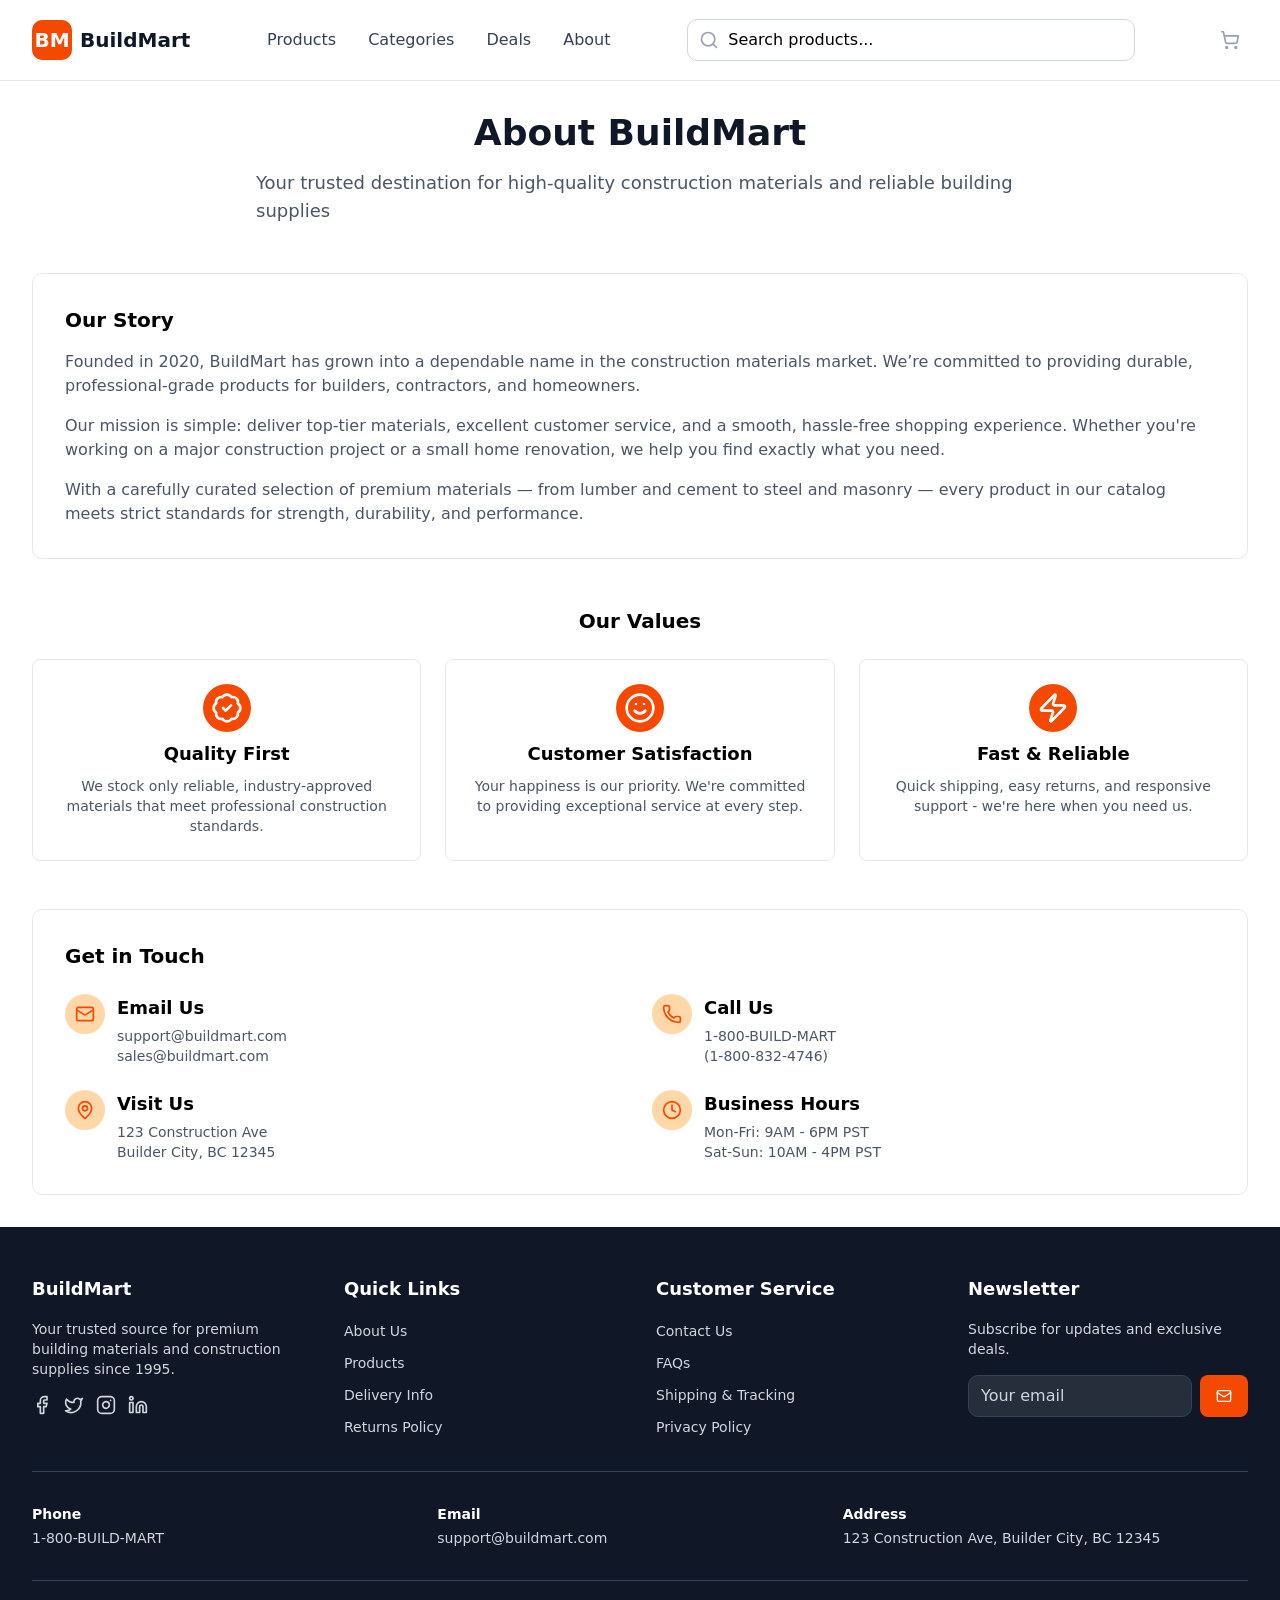
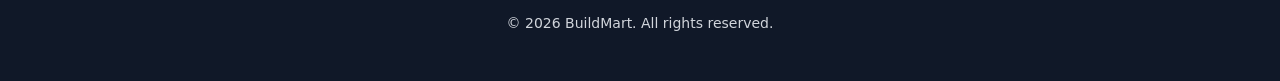
<file: pages/about.html>
<!DOCTYPE html>
<html lang="en">
<head>
    <meta charset="UTF-8">
    <meta name="viewport" content="width=device-width, initial-scale=1.0">
    <title>E-commerce Website Design</title>
    <link rel="stylesheet" href="../style.css">
</head>
<body>
<div class="min-h-screen flex flex-col">
    <header class="sticky top-0 z-100  border-b border-[#E5E7EB] bg-white">
        <div class="max-w-7xl mx-auto px-4 md:px-6 lg:px-8">
            <div class="flex items-center justify-between h-16 md:h-20 gap-4">
                <a class="flex items-center flex-shrink-0 gap-2" href="index.html">
                    <div class="flex items-center justify-center size-10 rounded-[10px] bg-[#F54900]">
                        <span class="text-white font-bold text-xl ">BM</span>
                    </div>
                    <span class="hidden lg:block text-xl font-bold text-[#101828]">BuildMart</span>
                </a>
                <nav class="hidden md:flex items-center gap-8 ">
                    <a class="text-[#364153] hover:text-[#F54900] transition-colors" href="index.html">Products</a>
                    <a class="text-[#364153] hover:text-[#F54900] transition-colors" href="categories.html">Categories</a>
                    <a class="text-[#364153] hover:text-[#F54900] transition-colors" href="deals.html">Deals</a>
                    <a class="text-[#364153] hover:text-[#F54900] transition-colors" href="about.html">About</a>
                </nav>
                <div class="hidden md:flex flex-1 items-center max-w-md">
                    <div class="relative w-full">
                        <svg xmlns="http://www.w3.org/2000/svg" width="24" height="24" viewBox="0 0 24 24" fill="none" stroke="currentColor" stroke-width="2" stroke-linecap="round" stroke-linejoin="round" class="size-5 text-[#99A1AF] absolute left-3 top-1/2 -translate-y-1/2">
                            <path d="m21 21-4.34-4.34"/><circle cx="11" cy="11" r="8"/>
                        </svg>
                        <input type="text" placeholder="Search products..." class="w-full pl-10 py-2 pr-4 border border-[#D1D5DC] rounded-[10px] focus:outline-none  focus:ring-2 focus:ring-[#F54900] focus:border-transparent">
                    </div>
                </div>
                <div class="flex items-center flex-shrink-0 gap-3">
                    <button id="search-btn" class="p-2 text-[#99A1AF] hover:text-[#F54900] transition-colors md:hidden">
                        <svg xmlns="http://www.w3.org/2000/svg" width="24" height="24" viewBox="0 0 24 24" fill="none" stroke="currentColor" stroke-width="2" stroke-linecap="round" stroke-linejoin="round" class="size-5 ">
                            <path d="m21 21-4.34-4.34"/><circle cx="11" cy="11" r="8"/>
                        </svg>
                    </button>
                    <a class="relative p-2 text-[#99A1AF] hover:text-[#F54900] transition-colors" href="cart.html">
                        <svg xmlns="http://www.w3.org/2000/svg" width="24" height="24" viewBox="0 0 24 24" fill="none" stroke="currentColor" stroke-width="2" stroke-linecap="round" stroke-linejoin="round" class="size-5 "><circle cx="8" cy="21" r="1"/><circle cx="19" cy="21" r="1"/>
                            <path d="M2.05 2.05h2l2.66 12.42a2 2 0 0 0 2 1.58h9.78a2 2 0 0 0 1.95-1.57l1.65-7.43H5.12"/>
                        </svg>
                        <span id="cart-quantity-text" style="display: none" class="absolute flex items-center justify-center -top-1 -right-1 bg-[#F54900] text-white text-xs size-5 rounded-full">
                    0
                    </span>
                    </a>
                    <button id="burger-btn" class="p-2 text-[#99A1AF] hover:text-[#F54900] transition-colors md:hidden">
                        <svg xmlns="http://www.w3.org/2000/svg" width="24" height="24" viewBox="0 0 24 24" fill="none" stroke="currentColor" stroke-width="2" stroke-linecap="round" stroke-linejoin="round" class="size-5 "><path d="M4 5h16"/>
                            <path d="M4 12h16"/><path d="M4 19h16"/>
                        </svg>
                    </button>
                </div>
            </div>
        </div>
    </header>
    <div id="mobile-search" class="hidden border-b border-[#E5E7EB] bg-white px-4 py-3">
        <input type="text" placeholder="Search products..."
               class="w-full py-2 px-4 border border-[#D1D5DC] rounded-[10px] focus:outline-none focus:ring-2 focus:ring-[#F54900]">
    </div>
    <div id="mobile-menu" class="hidden bg-white border-b border-[#E5E7EB] px-4 py-4">
        <nav class="flex flex-col gap-4 text-lg">
            <a class="text-[#364153] hover:text-[#F54900]" href="index.html">Products</a>
            <a class="text-[#364153] hover:text-[#F54900]" href="categories.html">Categories</a>
            <a class="text-[#364153] hover:text-[#F54900]" href="deals.html">Deals</a>
            <a class="text-[#364153] hover:text-[#F54900]" href="about.html">About</a>
        </nav>
    </div>
    <main class="flex-1 bg-white text-[#4A5565]">
        <div class="min-h-screen max-w-7xl mx-auto px-4 md:px-6 lg:px-8 py-8">
            <div class="flex flex-col gap-4 items-center mb-12">
                <h1 class="text-4xl font-bold text-[#101828]">About BuildMart</h1>
                <p class="text-lg max-w-3xl mx-auto">Your trusted destination for high‑quality construction materials and reliable building supplies</p>
            </div>
            <div class="flex flex-col gap-4 bg-white p-8 border border-[#E5E7EB] rounded-[10px] mb-12">
                <h2 class="text-black font-bold text-xl">Our Story</h2>
                <p>Founded in 2020, BuildMart has grown into a dependable name in the construction materials market. We’re committed to providing durable, professional‑grade products for builders, contractors, and homeowners.</p>
                <p>Our mission is simple: deliver top‑tier materials, excellent customer service, and a smooth, hassle‑free shopping experience. Whether you're working on a major construction project or a small home renovation, we help you find exactly what you need.</p>
                <p>With a carefully curated selection of premium materials — from lumber and cement to steel and masonry — every product in our catalog meets strict standards for strength, durability, and performance.</p>
            </div>
            <div class="mb-12">
                <h2 class="mb-6 text-center text-black font-bold text-xl">Our Values</h2>
                <div class="grid grid-cols-1 md:grid-cols-3 gap-6">
                    <div class="flex flex-col gap-2 items-center rounded-lg border border-[#E5E7EB] bg-white p-6">
                        <div class="flex items-center justify-center h-12 w-12 rounded-full bg-[#F54900]">
                            <svg xmlns="http://www.w3.org/2000/svg" width="24" height="24" viewBox="0 0 24 24" fill="none" stroke="currentColor" stroke-width="2" stroke-linecap="round" stroke-linejoin="round" class="text-white size-8"><path d="M3.85 8.62a4 4 0 0 1 4.78-4.77 4 4 0 0 1 6.74 0 4 4 0 0 1 4.78 4.78 4 4 0 0 1 0 6.74 4 4 0 0 1-4.77 4.78 4 4 0 0 1-6.75 0 4 4 0 0 1-4.78-4.77 4 4 0 0 1 0-6.76Z"/>
                                <path d="m9 12 2 2 4-4"/>
                            </svg>
                        </div>
                        <h3 class="text-black font-bold text-lg">Quality First</h3>
                        <p class="text-center text-sm">We stock only reliable, industry‑approved materials that meet professional construction standards.</p>
                    </div>
                    <div class="flex flex-col gap-2 items-center rounded-lg border border-[#E5E7EB] bg-white p-6">
                        <div class="flex items-center justify-center h-12 w-12 rounded-full bg-[#F54900]">
                            <svg xmlns="http://www.w3.org/2000/svg" width="24" height="24" viewBox="0 0 24 24" fill="none" stroke="currentColor" stroke-width="2" stroke-linecap="round" stroke-linejoin="round" class="text-white size-8"><circle cx="12" cy="12" r="10"/>
                                <path d="M8 14s1.5 2 4 2 4-2 4-2"/><line x1="9" x2="9.01" y1="9" y2="9"/><line x1="15" x2="15.01" y1="9" y2="9"/>
                            </svg>
                        </div>
                        <h3 class="text-black font-bold text-lg">Customer Satisfaction</h3>
                        <p class="text-center text-sm">Your happiness is our priority. We're committed to providing exceptional service at every step.</p>
                    </div>
                    <div class="flex flex-col gap-2 items-center rounded-lg border border-[#E5E7EB] bg-white p-6">
                        <div class="flex items-center justify-center h-12 w-12 rounded-full bg-[#F54900]">
                            <svg xmlns="http://www.w3.org/2000/svg" width="24" height="24" viewBox="0 0 24 24" fill="none" stroke="currentColor" stroke-width="2" stroke-linecap="round" stroke-linejoin="round" class="text-white size-8">
                                <path d="M4 14a1 1 0 0 1-.78-1.63l9.9-10.2a.5.5 0 0 1 .86.46l-1.92 6.02A1 1 0 0 0 13 10h7a1 1 0 0 1 .78 1.63l-9.9 10.2a.5.5 0 0 1-.86-.46l1.92-6.02A1 1 0 0 0 11 14z"/>
                            </svg>
                        </div>
                        <h3 class="text-black font-bold text-lg">Fast & Reliable</h3>
                        <p class="text-center text-sm">Quick shipping, easy returns, and responsive support - we're here when you need us.</p>
                    </div>
                </div>
            </div>
            <div class="flex flex-col gap-6 bg-white p-8 border border-[#E5E7EB] rounded-[10px]">
                <h2 class="text-black font-bold text-xl">Get in Touch</h2>
                <div class="grid grid-cols-1 md:grid-cols-2 gap-6">
                    <div class="flex items-start gap-3">
                        <div class="flex items-center justify-center h-10 w-10 rounded-full bg-orange-200">
                            <svg xmlns="http://www.w3.org/2000/svg" width="24" height="24" viewBox="0 0 24 24" fill="none" stroke="currentColor" stroke-width="2" stroke-linecap="round" stroke-linejoin="round" class="text-[#F54900] size-5">
                                <path d="m22 7-8.991 5.727a2 2 0 0 1-2.009 0L2 7"/><rect x="2" y="4" width="20" height="16" rx="2"/>
                            </svg>
                        </div>
                        <div>
                            <h3 class="text-black text-lg font-semibold mb-1">Email Us</h3>
                            <p class="text-sm">support@buildmart.com</p>
                            <p class="text-sm">sales@buildmart.com</p>
                        </div>
                    </div>
                    <div class="flex items-start gap-3">
                        <div class="flex items-center justify-center h-10 w-10 rounded-full bg-orange-200">
                            <svg xmlns="http://www.w3.org/2000/svg" width="24" height="24" viewBox="0 0 24 24" fill="none" stroke="currentColor" stroke-width="2" stroke-linecap="round" stroke-linejoin="round" class="text-[#F54900] size-5">
                                <path d="M13.832 16.568a1 1 0 0 0 1.213-.303l.355-.465A2 2 0 0 1 17 15h3a2 2 0 0 1 2 2v3a2 2 0 0 1-2 2A18 18 0 0 1 2 4a2 2 0 0 1 2-2h3a2 2 0 0 1 2 2v3a2 2 0 0 1-.8 1.6l-.468.351a1 1 0 0 0-.292 1.233 14 14 0 0 0 6.392 6.384"/>
                            </svg>
                        </div>
                        <div>
                            <h3 class="text-black text-lg font-semibold mb-1">Call Us</h3>
                            <p class="text-sm">1-800-BUILD-MART</p>
                            <p class="text-sm">(1-800-832-4746)</p>
                        </div>
                    </div>
                    <div class="flex items-start gap-3">
                        <div class="flex items-center justify-center h-10 w-10 rounded-full bg-orange-200">
                            <svg xmlns="http://www.w3.org/2000/svg" width="24" height="24" viewBox="0 0 24 24" fill="none" stroke="currentColor" stroke-width="2" stroke-linecap="round" stroke-linejoin="round" class="text-[#F54900] size-5">
                                <path d="M20 10c0 4.993-5.539 10.193-7.399 11.799a1 1 0 0 1-1.202 0C9.539 20.193 4 14.993 4 10a8 8 0 0 1 16 0"/><circle cx="12" cy="10" r="3"/>
                            </svg>
                        </div>
                        <div>
                            <h3 class="text-black text-lg font-semibold mb-1">Visit Us</h3>
                            <p class="text-sm">123 Construction Ave</p>
                            <p class="text-sm">Builder City, BC 12345</p>
                        </div>
                    </div>
                    <div class="flex items-start gap-3">
                        <div class="flex items-center justify-center h-10 w-10 rounded-full bg-orange-200">
                            <svg xmlns="http://www.w3.org/2000/svg" width="24" height="24" viewBox="0 0 24 24" fill="none" stroke="currentColor" stroke-width="2" stroke-linecap="round" stroke-linejoin="round" class="text-[#F54900] size-5"><circle cx="12" cy="12" r="10"/>
                                <path d="M12 6v6l4 2"/>
                            </svg>
                        </div>
                        <div>
                            <h3 class="text-black text-lg font-semibold mb-1">Business Hours</h3>
                            <p class="text-sm">Mon-Fri: 9AM - 6PM PST</p>
                            <p class="text-sm">Sat-Sun: 10AM - 4PM PST</p>
                        </div>
                    </div>
                </div>
            </div>
        </div>
    </main>
    <footer class="bg-[#101828] text-[#D1D5DC] mt-auto w-full">
        <div class="flex flex-col max-w-7xl mx-auto  px-6 lg:px-8 py-12 gap-8">
            <div class="grid grid-cols-1 md:grid-cols-2 lg:grid-cols-4 gap-8 ">
                <div class="flex flex-col gap-4">
                    <h3 class="text-white font-bold text-lg">BuildMart</h3>
                    <p class="text-sm">Your trusted source for premium building materials and construction supplies since 1995.</p>
                    <div class="flex gap-3">
                        <a class="hover:text-[#F54900] transition" href="#">
                            <svg xmlns="http://www.w3.org/2000/svg" width="24" height="24" viewBox="0 0 24 24" fill="none" stroke="currentColor" stroke-width="2" stroke-linecap="round" stroke-linejoin="round" class="size-5">
                                <path d="M18 2h-3a5 5 0 0 0-5 5v3H7v4h3v8h4v-8h3l1-4h-4V7a1 1 0 0 1 1-1h3z"/>
                            </svg>
                        </a>
                        <a class="hover:text-[#F54900] transition" href="#">
                            <svg xmlns="http://www.w3.org/2000/svg" width="24" height="24" viewBox="0 0 24 24" fill="none" stroke="currentColor" stroke-width="2" stroke-linecap="round" stroke-linejoin="round" class="size-5">
                                <path d="M22 4s-.7 2.1-2 3.4c1.6 10-9.4 17.3-18 11.6 2.2.1 4.4-.6 6-2C3 15.5.5 9.6 3 5c2.2 2.6 5.6 4.1 9 4-.9-4.2 4-6.6 7-3.8 1.1 0 3-1.2 3-1.2z"/>
                            </svg>
                        </a>
                        <a class="hover:text-[#F54900] transition" href="#">
                            <svg xmlns="http://www.w3.org/2000/svg" width="24" height="24" viewBox="0 0 24 24" fill="none" stroke="currentColor" stroke-width="2" stroke-linecap="round" stroke-linejoin="round" class="size-5"><rect width="20" height="20" x="2" y="2" rx="5" ry="5"/>
                                <path d="M16 11.37A4 4 0 1 1 12.63 8 4 4 0 0 1 16 11.37z"/><line x1="17.5" x2="17.51" y1="6.5" y2="6.5"/>
                            </svg>
                        </a>
                        <a class="hover:text-[#F54900] transition" href="#">
                            <svg xmlns="http://www.w3.org/2000/svg" width="24" height="24" viewBox="0 0 24 24" fill="none" stroke="currentColor" stroke-width="2" stroke-linecap="round" stroke-linejoin="round" class="size-5">
                                <path d="M16 8a6 6 0 0 1 6 6v7h-4v-7a2 2 0 0 0-2-2 2 2 0 0 0-2 2v7h-4v-7a6 6 0 0 1 6-6z"/><rect width="4" height="12" x="2" y="9"/><circle cx="4" cy="4" r="2"/>
                            </svg>
                        </a>
                    </div>
                </div>
                <div class="flex flex-col gap-4">
                    <h3 class="text-white font-bold text-lg">Quick Links</h3>
                    <ul class="space-y-2">
                        <li>
                            <a href="#" class="hover:text-[#F54900] transition text-sm">About Us</a>
                        </li>
                        <li>
                            <a href="#" class="hover:text-[#F54900] transition text-sm">Products</a>
                        </li>
                        <li>
                            <a href="#" class="hover:text-[#F54900] transition text-sm">Delivery Info</a>
                        </li>
                        <li>
                            <a href="#" class="hover:text-[#F54900] transition text-sm">Returns Policy</a>
                        </li>
                    </ul>
                </div>
                <div class="flex flex-col gap-4">
                    <h3 class="text-white font-bold text-lg">Customer Service</h3>
                    <ul class="space-y-2">
                        <li>
                            <a href="#" class="hover:text-[#F54900] transition text-sm">Contact Us</a>
                        </li>
                        <li>
                            <a href="#" class="hover:text-[#F54900] transition text-sm">FAQs</a>
                        </li>
                        <li>
                            <a href="#" class="hover:text-[#F54900] transition text-sm">Shipping & Tracking</a>
                        </li>
                        <li>
                            <a href="#" class="hover:text-[#F54900] transition text-sm">Privacy Policy</a>
                        </li>
                    </ul>
                </div>
                <div class="flex flex-col gap-4">
                    <h3 class="text-white font-bold text-lg">Newsletter</h3>
                    <p class="text-sm">Subscribe for updates and exclusive deals.</p>
                    <div class="flex gap-2">
                        <input type="email" placeholder="Your email" class="flex-1 min-w-0 px-3 py-2 bg-[#262e3b] border border-[#364153] rounded-[10px] focus:outline-none  focus:ring-2 focus:ring-[#F54900] focus:border-transparent">
                        <button class="px-4 py-2 bg-[#F54900] hover:bg-[#b53600] text-white rounded-lg transition">
                            <svg xmlns="http://www.w3.org/2000/svg" width="24" height="24" viewBox="0 0 24 24" fill="none" stroke="currentColor" stroke-width="2" stroke-linecap="round" stroke-linejoin="round" class="size-4">
                                <path d="m22 7-8.991 5.727a2 2 0 0 1-2.009 0L2 7"/><rect x="2" y="4" width="20" height="16" rx="2"/>
                            </svg>
                        </button>
                    </div>
                </div>
            </div>
            <div class="pt-8 border-t border-[#364153]">
                <div class="grid grid-cols-1 md:grid-cols-3">
                    <div class="flex flex-col gap-1">
                        <p class="text-white font-semibold text-sm">Phone</p>
                        <p class="text-sm">1-800-BUILD-MART</p>
                    </div>
                    <div class="flex flex-col gap-1">
                        <p class="text-white font-semibold text-sm">Email</p>
                        <p class="text-sm">support@buildmart.com</p>
                    </div>
                    <div class="flex flex-col gap-1">
                        <p class="text-white font-semibold text-sm">Address</p>
                        <p class="text-sm">123 Construction Ave, Builder City, BC 12345</p>
                    </div>
                </div>
            </div>
            <div class="border-t border-[#364153] pt-8 text-sm text-center">
                <p>© 2026 BuildMart. All rights reserved.</p>
            </div>
        </div>
    </footer>
</div>
<script type="module" src="../scripts/aboutPage.js"></script>
</body>
</html>
</file>
<file: style.css>
/*! tailwindcss v4.2.1 | MIT License | https://tailwindcss.com */
@layer properties;
@layer theme, base, components, utilities;
@layer theme {
  :root, :host {
    --font-sans: ui-sans-serif, system-ui, sans-serif, "Apple Color Emoji",
      "Segoe UI Emoji", "Segoe UI Symbol", "Noto Color Emoji";
    --font-mono: ui-monospace, SFMono-Regular, Menlo, Monaco, Consolas, "Liberation Mono",
      "Courier New", monospace;
    --color-red-700: oklch(50.5% 0.213 27.518);
    --color-orange-200: oklch(90.1% 0.076 70.697);
    --color-orange-500: oklch(70.5% 0.213 47.604);
    --color-orange-600: oklch(64.6% 0.222 41.116);
    --color-orange-700: oklch(55.3% 0.195 38.402);
    --color-gray-100: oklch(96.7% 0.003 264.542);
    --color-gray-200: oklch(92.8% 0.006 264.531);
    --color-gray-900: oklch(21% 0.034 264.665);
    --color-black: #000;
    --color-white: #fff;
    --spacing: 0.25rem;
    --container-md: 28rem;
    --container-3xl: 48rem;
    --container-7xl: 80rem;
    --text-xs: 0.75rem;
    --text-xs--line-height: calc(1 / 0.75);
    --text-sm: 0.875rem;
    --text-sm--line-height: calc(1.25 / 0.875);
    --text-base: 1rem;
    --text-base--line-height: calc(1.5 / 1);
    --text-lg: 1.125rem;
    --text-lg--line-height: calc(1.75 / 1.125);
    --text-xl: 1.25rem;
    --text-xl--line-height: calc(1.75 / 1.25);
    --text-2xl: 1.5rem;
    --text-2xl--line-height: calc(2 / 1.5);
    --text-3xl: 1.875rem;
    --text-3xl--line-height: calc(2.25 / 1.875);
    --text-4xl: 2.25rem;
    --text-4xl--line-height: calc(2.5 / 2.25);
    --font-weight-medium: 500;
    --font-weight-semibold: 600;
    --font-weight-bold: 700;
    --tracking-wide: 0.025em;
    --leading-relaxed: 1.625;
    --radius-lg: 0.5rem;
    --radius-xl: 0.75rem;
    --aspect-video: 16 / 9;
    --default-transition-duration: 150ms;
    --default-transition-timing-function: cubic-bezier(0.4, 0, 0.2, 1);
    --default-font-family: var(--font-sans);
    --default-mono-font-family: var(--font-mono);
  }
}
@layer base {
  *, ::after, ::before, ::backdrop, ::file-selector-button {
    box-sizing: border-box;
    margin: 0;
    padding: 0;
    border: 0 solid;
  }
  html, :host {
    line-height: 1.5;
    -webkit-text-size-adjust: 100%;
    tab-size: 4;
    font-family: var(--default-font-family, ui-sans-serif, system-ui, sans-serif, "Apple Color Emoji", "Segoe UI Emoji", "Segoe UI Symbol", "Noto Color Emoji");
    font-feature-settings: var(--default-font-feature-settings, normal);
    font-variation-settings: var(--default-font-variation-settings, normal);
    -webkit-tap-highlight-color: transparent;
  }
  hr {
    height: 0;
    color: inherit;
    border-top-width: 1px;
  }
  abbr:where([title]) {
    -webkit-text-decoration: underline dotted;
    text-decoration: underline dotted;
  }
  h1, h2, h3, h4, h5, h6 {
    font-size: inherit;
    font-weight: inherit;
  }
  a {
    color: inherit;
    -webkit-text-decoration: inherit;
    text-decoration: inherit;
  }
  b, strong {
    font-weight: bolder;
  }
  code, kbd, samp, pre {
    font-family: var(--default-mono-font-family, ui-monospace, SFMono-Regular, Menlo, Monaco, Consolas, "Liberation Mono", "Courier New", monospace);
    font-feature-settings: var(--default-mono-font-feature-settings, normal);
    font-variation-settings: var(--default-mono-font-variation-settings, normal);
    font-size: 1em;
  }
  small {
    font-size: 80%;
  }
  sub, sup {
    font-size: 75%;
    line-height: 0;
    position: relative;
    vertical-align: baseline;
  }
  sub {
    bottom: -0.25em;
  }
  sup {
    top: -0.5em;
  }
  table {
    text-indent: 0;
    border-color: inherit;
    border-collapse: collapse;
  }
  :-moz-focusring {
    outline: auto;
  }
  progress {
    vertical-align: baseline;
  }
  summary {
    display: list-item;
  }
  ol, ul, menu {
    list-style: none;
  }
  img, svg, video, canvas, audio, iframe, embed, object {
    display: block;
    vertical-align: middle;
  }
  img, video {
    max-width: 100%;
    height: auto;
  }
  button, input, select, optgroup, textarea, ::file-selector-button {
    font: inherit;
    font-feature-settings: inherit;
    font-variation-settings: inherit;
    letter-spacing: inherit;
    color: inherit;
    border-radius: 0;
    background-color: transparent;
    opacity: 1;
  }
  :where(select:is([multiple], [size])) optgroup {
    font-weight: bolder;
  }
  :where(select:is([multiple], [size])) optgroup option {
    padding-inline-start: 20px;
  }
  ::file-selector-button {
    margin-inline-end: 4px;
  }
  ::placeholder {
    opacity: 1;
  }
  @supports (not (-webkit-appearance: -apple-pay-button))  or (contain-intrinsic-size: 1px) {
    ::placeholder {
      color: currentcolor;
      @supports (color: color-mix(in lab, red, red)) {
        color: color-mix(in oklab, currentcolor 50%, transparent);
      }
    }
  }
  textarea {
    resize: vertical;
  }
  ::-webkit-search-decoration {
    -webkit-appearance: none;
  }
  ::-webkit-date-and-time-value {
    min-height: 1lh;
    text-align: inherit;
  }
  ::-webkit-datetime-edit {
    display: inline-flex;
  }
  ::-webkit-datetime-edit-fields-wrapper {
    padding: 0;
  }
  ::-webkit-datetime-edit, ::-webkit-datetime-edit-year-field, ::-webkit-datetime-edit-month-field, ::-webkit-datetime-edit-day-field, ::-webkit-datetime-edit-hour-field, ::-webkit-datetime-edit-minute-field, ::-webkit-datetime-edit-second-field, ::-webkit-datetime-edit-millisecond-field, ::-webkit-datetime-edit-meridiem-field {
    padding-block: 0;
  }
  ::-webkit-calendar-picker-indicator {
    line-height: 1;
  }
  :-moz-ui-invalid {
    box-shadow: none;
  }
  button, input:where([type="button"], [type="reset"], [type="submit"]), ::file-selector-button {
    appearance: button;
  }
  ::-webkit-inner-spin-button, ::-webkit-outer-spin-button {
    height: auto;
  }
  [hidden]:where(:not([hidden="until-found"])) {
    display: none !important;
  }
}
@layer utilities {
  .absolute {
    position: absolute;
  }
  .relative {
    position: relative;
  }
  .sticky {
    position: sticky;
  }
  .inset-0 {
    inset: calc(var(--spacing) * 0);
  }
  .-top-1 {
    top: calc(var(--spacing) * -1);
  }
  .-top-2 {
    top: calc(var(--spacing) * -2);
  }
  .top-0 {
    top: calc(var(--spacing) * 0);
  }
  .top-1\/2 {
    top: calc(1 / 2 * 100%);
  }
  .-right-1 {
    right: calc(var(--spacing) * -1);
  }
  .-right-2 {
    right: calc(var(--spacing) * -2);
  }
  .right-4 {
    right: calc(var(--spacing) * 4);
  }
  .left-3 {
    left: calc(var(--spacing) * 3);
  }
  .left-4 {
    left: calc(var(--spacing) * 4);
  }
  .z-50 {
    z-index: 50;
  }
  .z-100 {
    z-index: 100;
  }
  .container {
    width: 100%;
    @media (width >= 40rem) {
      max-width: 40rem;
    }
    @media (width >= 48rem) {
      max-width: 48rem;
    }
    @media (width >= 64rem) {
      max-width: 64rem;
    }
    @media (width >= 80rem) {
      max-width: 80rem;
    }
    @media (width >= 96rem) {
      max-width: 96rem;
    }
  }
  .mx-1 {
    margin-inline: calc(var(--spacing) * 1);
  }
  .mx-auto {
    margin-inline: auto;
  }
  .mt-0\.5 {
    margin-top: calc(var(--spacing) * 0.5);
  }
  .mt-2 {
    margin-top: calc(var(--spacing) * 2);
  }
  .mt-4 {
    margin-top: calc(var(--spacing) * 4);
  }
  .mt-8 {
    margin-top: calc(var(--spacing) * 8);
  }
  .mt-16 {
    margin-top: calc(var(--spacing) * 16);
  }
  .mt-auto {
    margin-top: auto;
  }
  .mb-1 {
    margin-bottom: calc(var(--spacing) * 1);
  }
  .mb-2 {
    margin-bottom: calc(var(--spacing) * 2);
  }
  .mb-3 {
    margin-bottom: calc(var(--spacing) * 3);
  }
  .mb-4 {
    margin-bottom: calc(var(--spacing) * 4);
  }
  .mb-6 {
    margin-bottom: calc(var(--spacing) * 6);
  }
  .mb-8 {
    margin-bottom: calc(var(--spacing) * 8);
  }
  .mb-12 {
    margin-bottom: calc(var(--spacing) * 12);
  }
  .ml-2 {
    margin-left: calc(var(--spacing) * 2);
  }
  .block {
    display: block;
  }
  .flex {
    display: flex;
  }
  .grid {
    display: grid;
  }
  .hidden {
    display: none;
  }
  .aspect-square {
    aspect-ratio: 1 / 1;
  }
  .aspect-video {
    aspect-ratio: var(--aspect-video);
  }
  .size-3\.5 {
    width: calc(var(--spacing) * 3.5);
    height: calc(var(--spacing) * 3.5);
  }
  .size-4 {
    width: calc(var(--spacing) * 4);
    height: calc(var(--spacing) * 4);
  }
  .size-5 {
    width: calc(var(--spacing) * 5);
    height: calc(var(--spacing) * 5);
  }
  .size-6 {
    width: calc(var(--spacing) * 6);
    height: calc(var(--spacing) * 6);
  }
  .size-8 {
    width: calc(var(--spacing) * 8);
    height: calc(var(--spacing) * 8);
  }
  .size-10 {
    width: calc(var(--spacing) * 10);
    height: calc(var(--spacing) * 10);
  }
  .h-10 {
    height: calc(var(--spacing) * 10);
  }
  .h-12 {
    height: calc(var(--spacing) * 12);
  }
  .h-16 {
    height: calc(var(--spacing) * 16);
  }
  .h-full {
    height: 100%;
  }
  .min-h-screen {
    min-height: 100vh;
  }
  .w-10 {
    width: calc(var(--spacing) * 10);
  }
  .w-12 {
    width: calc(var(--spacing) * 12);
  }
  .w-20 {
    width: calc(var(--spacing) * 20);
  }
  .w-full {
    width: 100%;
  }
  .max-w-3xl {
    max-width: var(--container-3xl);
  }
  .max-w-7xl {
    max-width: var(--container-7xl);
  }
  .max-w-md {
    max-width: var(--container-md);
  }
  .min-w-0 {
    min-width: calc(var(--spacing) * 0);
  }
  .flex-1 {
    flex: 1;
  }
  .flex-shrink-0 {
    flex-shrink: 0;
  }
  .-translate-y-1\/2 {
    --tw-translate-y: calc(calc(1 / 2 * 100%) * -1);
    translate: var(--tw-translate-x) var(--tw-translate-y);
  }
  .rotate-180 {
    rotate: 180deg;
  }
  .cursor-pointer {
    cursor: pointer;
  }
  .grid-cols-1 {
    grid-template-columns: repeat(1, minmax(0, 1fr));
  }
  .grid-cols-3 {
    grid-template-columns: repeat(3, minmax(0, 1fr));
  }
  .flex-col {
    flex-direction: column;
  }
  .flex-wrap {
    flex-wrap: wrap;
  }
  .items-baseline {
    align-items: baseline;
  }
  .items-center {
    align-items: center;
  }
  .items-end {
    align-items: flex-end;
  }
  .items-start {
    align-items: flex-start;
  }
  .justify-between {
    justify-content: space-between;
  }
  .justify-center {
    justify-content: center;
  }
  .gap-0\.5 {
    gap: calc(var(--spacing) * 0.5);
  }
  .gap-1 {
    gap: calc(var(--spacing) * 1);
  }
  .gap-2 {
    gap: calc(var(--spacing) * 2);
  }
  .gap-3 {
    gap: calc(var(--spacing) * 3);
  }
  .gap-4 {
    gap: calc(var(--spacing) * 4);
  }
  .gap-6 {
    gap: calc(var(--spacing) * 6);
  }
  .gap-8 {
    gap: calc(var(--spacing) * 8);
  }
  .space-y-1 {
    :where(& > :not(:last-child)) {
      --tw-space-y-reverse: 0;
      margin-block-start: calc(calc(var(--spacing) * 1) * var(--tw-space-y-reverse));
      margin-block-end: calc(calc(var(--spacing) * 1) * calc(1 - var(--tw-space-y-reverse)));
    }
  }
  .space-y-2 {
    :where(& > :not(:last-child)) {
      --tw-space-y-reverse: 0;
      margin-block-start: calc(calc(var(--spacing) * 2) * var(--tw-space-y-reverse));
      margin-block-end: calc(calc(var(--spacing) * 2) * calc(1 - var(--tw-space-y-reverse)));
    }
  }
  .space-y-4 {
    :where(& > :not(:last-child)) {
      --tw-space-y-reverse: 0;
      margin-block-start: calc(calc(var(--spacing) * 4) * var(--tw-space-y-reverse));
      margin-block-end: calc(calc(var(--spacing) * 4) * calc(1 - var(--tw-space-y-reverse)));
    }
  }
  .gap-x-8 {
    column-gap: calc(var(--spacing) * 8);
  }
  .gap-y-4 {
    row-gap: calc(var(--spacing) * 4);
  }
  .overflow-hidden {
    overflow: hidden;
  }
  .rounded-\[4px\] {
    border-radius: 4px;
  }
  .rounded-\[10px\] {
    border-radius: 10px;
  }
  .rounded-full {
    border-radius: calc(infinity * 1px);
  }
  .rounded-lg {
    border-radius: var(--radius-lg);
  }
  .rounded-xl {
    border-radius: var(--radius-xl);
  }
  .border {
    border-style: var(--tw-border-style);
    border-width: 1px;
  }
  .border-2 {
    border-style: var(--tw-border-style);
    border-width: 2px;
  }
  .border-t {
    border-top-style: var(--tw-border-style);
    border-top-width: 1px;
  }
  .border-b {
    border-bottom-style: var(--tw-border-style);
    border-bottom-width: 1px;
  }
  .border-\[\#364153\] {
    border-color: #364153;
  }
  .border-\[\#D1D5DC\] {
    border-color: #D1D5DC;
  }
  .border-\[\#E5E7EB\] {
    border-color: #E5E7EB;
  }
  .border-\[\#F54900\] {
    border-color: #F54900;
  }
  .border-gray-200 {
    border-color: var(--color-gray-200);
  }
  .border-transparent {
    border-color: transparent;
  }
  .bg-\[\#262e3b\] {
    background-color: #262e3b;
  }
  .bg-\[\#101828\] {
    background-color: #101828;
  }
  .bg-\[\#F3F3F5\] {
    background-color: #F3F3F5;
  }
  .bg-\[\#F3F4F6\] {
    background-color: #F3F4F6;
  }
  .bg-\[\#F54900\] {
    background-color: #F54900;
  }
  .bg-gray-100 {
    background-color: var(--color-gray-100);
  }
  .bg-orange-200 {
    background-color: var(--color-orange-200);
  }
  .bg-red-700 {
    background-color: var(--color-red-700);
  }
  .bg-white {
    background-color: var(--color-white);
  }
  .bg-white\/80 {
    background-color: color-mix(in srgb, #fff 80%, transparent);
    @supports (color: color-mix(in lab, red, red)) {
      background-color: color-mix(in oklab, var(--color-white) 80%, transparent);
    }
  }
  .bg-gradient-to-t {
    --tw-gradient-position: to top in oklab;
    background-image: linear-gradient(var(--tw-gradient-stops));
  }
  .from-black\/70 {
    --tw-gradient-from: color-mix(in srgb, #000 70%, transparent);
    @supports (color: color-mix(in lab, red, red)) {
      --tw-gradient-from: color-mix(in oklab, var(--color-black) 70%, transparent);
    }
    --tw-gradient-stops: var(--tw-gradient-via-stops, var(--tw-gradient-position), var(--tw-gradient-from) var(--tw-gradient-from-position), var(--tw-gradient-to) var(--tw-gradient-to-position));
  }
  .to-transparent {
    --tw-gradient-to: transparent;
    --tw-gradient-stops: var(--tw-gradient-via-stops, var(--tw-gradient-position), var(--tw-gradient-from) var(--tw-gradient-from-position), var(--tw-gradient-to) var(--tw-gradient-to-position));
  }
  .fill-\[\#FDC700\] {
    fill: #FDC700;
  }
  .object-cover {
    object-fit: cover;
  }
  .p-2 {
    padding: calc(var(--spacing) * 2);
  }
  .p-4 {
    padding: calc(var(--spacing) * 4);
  }
  .p-6 {
    padding: calc(var(--spacing) * 6);
  }
  .p-8 {
    padding: calc(var(--spacing) * 8);
  }
  .px-3 {
    padding-inline: calc(var(--spacing) * 3);
  }
  .px-4 {
    padding-inline: calc(var(--spacing) * 4);
  }
  .px-6 {
    padding-inline: calc(var(--spacing) * 6);
  }
  .px-8 {
    padding-inline: calc(var(--spacing) * 8);
  }
  .py-1 {
    padding-block: calc(var(--spacing) * 1);
  }
  .py-2 {
    padding-block: calc(var(--spacing) * 2);
  }
  .py-3 {
    padding-block: calc(var(--spacing) * 3);
  }
  .py-4 {
    padding-block: calc(var(--spacing) * 4);
  }
  .py-8 {
    padding-block: calc(var(--spacing) * 8);
  }
  .py-12 {
    padding-block: calc(var(--spacing) * 12);
  }
  .pt-8 {
    padding-top: calc(var(--spacing) * 8);
  }
  .pr-4 {
    padding-right: calc(var(--spacing) * 4);
  }
  .pb-4 {
    padding-bottom: calc(var(--spacing) * 4);
  }
  .pb-6 {
    padding-bottom: calc(var(--spacing) * 6);
  }
  .pl-10 {
    padding-left: calc(var(--spacing) * 10);
  }
  .text-center {
    text-align: center;
  }
  .text-left {
    text-align: left;
  }
  .text-2xl {
    font-size: var(--text-2xl);
    line-height: var(--tw-leading, var(--text-2xl--line-height));
  }
  .text-3xl {
    font-size: var(--text-3xl);
    line-height: var(--tw-leading, var(--text-3xl--line-height));
  }
  .text-4xl {
    font-size: var(--text-4xl);
    line-height: var(--tw-leading, var(--text-4xl--line-height));
  }
  .text-base {
    font-size: var(--text-base);
    line-height: var(--tw-leading, var(--text-base--line-height));
  }
  .text-lg {
    font-size: var(--text-lg);
    line-height: var(--tw-leading, var(--text-lg--line-height));
  }
  .text-sm {
    font-size: var(--text-sm);
    line-height: var(--tw-leading, var(--text-sm--line-height));
  }
  .text-xl {
    font-size: var(--text-xl);
    line-height: var(--tw-leading, var(--text-xl--line-height));
  }
  .text-xs {
    font-size: var(--text-xs);
    line-height: var(--tw-leading, var(--text-xs--line-height));
  }
  .leading-relaxed {
    --tw-leading: var(--leading-relaxed);
    line-height: var(--leading-relaxed);
  }
  .font-bold {
    --tw-font-weight: var(--font-weight-bold);
    font-weight: var(--font-weight-bold);
  }
  .font-medium {
    --tw-font-weight: var(--font-weight-medium);
    font-weight: var(--font-weight-medium);
  }
  .font-semibold {
    --tw-font-weight: var(--font-weight-semibold);
    font-weight: var(--font-weight-semibold);
  }
  .tracking-wide {
    --tw-tracking: var(--tracking-wide);
    letter-spacing: var(--tracking-wide);
  }
  .text-\[\#0A0A0A\] {
    color: #0A0A0A;
  }
  .text-\[\#4A5565\] {
    color: #4A5565;
  }
  .text-\[\#6A7282\] {
    color: #6A7282;
  }
  .text-\[\#99A1AF\] {
    color: #99A1AF;
  }
  .text-\[\#101828\] {
    color: #101828;
  }
  .text-\[\#364153\] {
    color: #364153;
  }
  .text-\[\#D1D5DC\] {
    color: #D1D5DC;
  }
  .text-\[\#F54900\] {
    color: #F54900;
  }
  .text-\[\#FDC700\] {
    color: #FDC700;
  }
  .text-black {
    color: var(--color-black);
  }
  .text-current {
    color: currentcolor;
  }
  .text-white {
    color: var(--color-white);
  }
  .uppercase {
    text-transform: uppercase;
  }
  .shadow-lg {
    --tw-shadow: 0 10px 15px -3px var(--tw-shadow-color, rgb(0 0 0 / 0.1)), 0 4px 6px -4px var(--tw-shadow-color, rgb(0 0 0 / 0.1));
    box-shadow: var(--tw-inset-shadow), var(--tw-inset-ring-shadow), var(--tw-ring-offset-shadow), var(--tw-ring-shadow), var(--tw-shadow);
  }
  .transition {
    transition-property: color, background-color, border-color, outline-color, text-decoration-color, fill, stroke, --tw-gradient-from, --tw-gradient-via, --tw-gradient-to, opacity, box-shadow, transform, translate, scale, rotate, filter, -webkit-backdrop-filter, backdrop-filter, display, content-visibility, overlay, pointer-events;
    transition-timing-function: var(--tw-ease, var(--default-transition-timing-function));
    transition-duration: var(--tw-duration, var(--default-transition-duration));
  }
  .transition-all {
    transition-property: all;
    transition-timing-function: var(--tw-ease, var(--default-transition-timing-function));
    transition-duration: var(--tw-duration, var(--default-transition-duration));
  }
  .transition-colors {
    transition-property: color, background-color, border-color, outline-color, text-decoration-color, fill, stroke, --tw-gradient-from, --tw-gradient-via, --tw-gradient-to;
    transition-timing-function: var(--tw-ease, var(--default-transition-timing-function));
    transition-duration: var(--tw-duration, var(--default-transition-duration));
  }
  .transition-shadow {
    transition-property: box-shadow;
    transition-timing-function: var(--tw-ease, var(--default-transition-timing-function));
    transition-duration: var(--tw-duration, var(--default-transition-duration));
  }
  .transition-transform {
    transition-property: transform, translate, scale, rotate;
    transition-timing-function: var(--tw-ease, var(--default-transition-timing-function));
    transition-duration: var(--tw-duration, var(--default-transition-duration));
  }
  .duration-200 {
    --tw-duration: 200ms;
    transition-duration: 200ms;
  }
  .duration-300 {
    --tw-duration: 300ms;
    transition-duration: 300ms;
  }
  .outline-none {
    --tw-outline-style: none;
    outline-style: none;
  }
  .group-hover\:scale-105 {
    &:is(:where(.group):hover *) {
      @media (hover: hover) {
        --tw-scale-x: 105%;
        --tw-scale-y: 105%;
        --tw-scale-z: 105%;
        scale: var(--tw-scale-x) var(--tw-scale-y);
      }
    }
  }
  .group-hover\:text-\[\#F54900\] {
    &:is(:where(.group):hover *) {
      @media (hover: hover) {
        color: #F54900;
      }
    }
  }
  .hover\:border-\[\#b53600\] {
    &:hover {
      @media (hover: hover) {
        border-color: #b53600;
      }
    }
  }
  .hover\:bg-\[\#b53600\] {
    &:hover {
      @media (hover: hover) {
        background-color: #b53600;
      }
    }
  }
  .hover\:bg-\[\#f0f2f7\] {
    &:hover {
      @media (hover: hover) {
        background-color: #f0f2f7;
      }
    }
  }
  .hover\:bg-white {
    &:hover {
      @media (hover: hover) {
        background-color: var(--color-white);
      }
    }
  }
  .hover\:text-\[\#F54900\] {
    &:hover {
      @media (hover: hover) {
        color: #F54900;
      }
    }
  }
  .hover\:text-\[\#b53600\] {
    &:hover {
      @media (hover: hover) {
        color: #b53600;
      }
    }
  }
  .hover\:shadow-lg {
    &:hover {
      @media (hover: hover) {
        --tw-shadow: 0 10px 15px -3px var(--tw-shadow-color, rgb(0 0 0 / 0.1)), 0 4px 6px -4px var(--tw-shadow-color, rgb(0 0 0 / 0.1));
        box-shadow: var(--tw-inset-shadow), var(--tw-inset-ring-shadow), var(--tw-ring-offset-shadow), var(--tw-ring-shadow), var(--tw-shadow);
      }
    }
  }
  .focus\:border-transparent {
    &:focus {
      border-color: transparent;
    }
  }
  .focus\:ring-2 {
    &:focus {
      --tw-ring-shadow: var(--tw-ring-inset,) 0 0 0 calc(2px + var(--tw-ring-offset-width)) var(--tw-ring-color, currentcolor);
      box-shadow: var(--tw-inset-shadow), var(--tw-inset-ring-shadow), var(--tw-ring-offset-shadow), var(--tw-ring-shadow), var(--tw-shadow);
    }
  }
  .focus\:ring-\[\#F54900\] {
    &:focus {
      --tw-ring-color: #F54900;
    }
  }
  .focus\:ring-orange-500 {
    &:focus {
      --tw-ring-color: var(--color-orange-500);
    }
  }
  .focus\:outline-none {
    &:focus {
      --tw-outline-style: none;
      outline-style: none;
    }
  }
  .data-\[state\=checked\]\:flex {
    &[data-state="checked"] {
      display: flex;
    }
  }
  .data-\[state\=checked\]\:border-black {
    &[data-state="checked"] {
      border-color: var(--color-black);
    }
  }
  .data-\[state\=checked\]\:bg-black {
    &[data-state="checked"] {
      background-color: var(--color-black);
    }
  }
  .data-\[state\=checked\]\:text-white {
    &[data-state="checked"] {
      color: var(--color-white);
    }
  }
  .sm\:grid-cols-2 {
    @media (width >= 40rem) {
      grid-template-columns: repeat(2, minmax(0, 1fr));
    }
  }
  .md\:flex {
    @media (width >= 48rem) {
      display: flex;
    }
  }
  .md\:hidden {
    @media (width >= 48rem) {
      display: none;
    }
  }
  .md\:h-20 {
    @media (width >= 48rem) {
      height: calc(var(--spacing) * 20);
    }
  }
  .md\:grid-cols-2 {
    @media (width >= 48rem) {
      grid-template-columns: repeat(2, minmax(0, 1fr));
    }
  }
  .md\:grid-cols-3 {
    @media (width >= 48rem) {
      grid-template-columns: repeat(3, minmax(0, 1fr));
    }
  }
  .md\:grid-cols-4 {
    @media (width >= 48rem) {
      grid-template-columns: repeat(4, minmax(0, 1fr));
    }
  }
  .md\:flex-row {
    @media (width >= 48rem) {
      flex-direction: row;
    }
  }
  .md\:items-center {
    @media (width >= 48rem) {
      align-items: center;
    }
  }
  .md\:px-6 {
    @media (width >= 48rem) {
      padding-inline: calc(var(--spacing) * 6);
    }
  }
  .md\:text-4xl {
    @media (width >= 48rem) {
      font-size: var(--text-4xl);
      line-height: var(--tw-leading, var(--text-4xl--line-height));
    }
  }
  .lg\:block {
    @media (width >= 64rem) {
      display: block;
    }
  }
  .lg\:grid-cols-2 {
    @media (width >= 64rem) {
      grid-template-columns: repeat(2, minmax(0, 1fr));
    }
  }
  .lg\:grid-cols-3 {
    @media (width >= 64rem) {
      grid-template-columns: repeat(3, minmax(0, 1fr));
    }
  }
  .lg\:grid-cols-4 {
    @media (width >= 64rem) {
      grid-template-columns: repeat(4, minmax(0, 1fr));
    }
  }
  .lg\:gap-12 {
    @media (width >= 64rem) {
      gap: calc(var(--spacing) * 12);
    }
  }
  .lg\:px-8 {
    @media (width >= 64rem) {
      padding-inline: calc(var(--spacing) * 8);
    }
  }
}
input[type="number"]::-webkit-inner-spin-button, input[type="number"]::-webkit-outer-spin-button {
  -webkit-appearance: none;
  margin: 0;
}
@property --tw-translate-x {
  syntax: "*";
  inherits: false;
  initial-value: 0;
}
@property --tw-translate-y {
  syntax: "*";
  inherits: false;
  initial-value: 0;
}
@property --tw-translate-z {
  syntax: "*";
  inherits: false;
  initial-value: 0;
}
@property --tw-space-y-reverse {
  syntax: "*";
  inherits: false;
  initial-value: 0;
}
@property --tw-border-style {
  syntax: "*";
  inherits: false;
  initial-value: solid;
}
@property --tw-gradient-position {
  syntax: "*";
  inherits: false;
}
@property --tw-gradient-from {
  syntax: "<color>";
  inherits: false;
  initial-value: #0000;
}
@property --tw-gradient-via {
  syntax: "<color>";
  inherits: false;
  initial-value: #0000;
}
@property --tw-gradient-to {
  syntax: "<color>";
  inherits: false;
  initial-value: #0000;
}
@property --tw-gradient-stops {
  syntax: "*";
  inherits: false;
}
@property --tw-gradient-via-stops {
  syntax: "*";
  inherits: false;
}
@property --tw-gradient-from-position {
  syntax: "<length-percentage>";
  inherits: false;
  initial-value: 0%;
}
@property --tw-gradient-via-position {
  syntax: "<length-percentage>";
  inherits: false;
  initial-value: 50%;
}
@property --tw-gradient-to-position {
  syntax: "<length-percentage>";
  inherits: false;
  initial-value: 100%;
}
@property --tw-leading {
  syntax: "*";
  inherits: false;
}
@property --tw-font-weight {
  syntax: "*";
  inherits: false;
}
@property --tw-tracking {
  syntax: "*";
  inherits: false;
}
@property --tw-shadow {
  syntax: "*";
  inherits: false;
  initial-value: 0 0 #0000;
}
@property --tw-shadow-color {
  syntax: "*";
  inherits: false;
}
@property --tw-shadow-alpha {
  syntax: "<percentage>";
  inherits: false;
  initial-value: 100%;
}
@property --tw-inset-shadow {
  syntax: "*";
  inherits: false;
  initial-value: 0 0 #0000;
}
@property --tw-inset-shadow-color {
  syntax: "*";
  inherits: false;
}
@property --tw-inset-shadow-alpha {
  syntax: "<percentage>";
  inherits: false;
  initial-value: 100%;
}
@property --tw-ring-color {
  syntax: "*";
  inherits: false;
}
@property --tw-ring-shadow {
  syntax: "*";
  inherits: false;
  initial-value: 0 0 #0000;
}
@property --tw-inset-ring-color {
  syntax: "*";
  inherits: false;
}
@property --tw-inset-ring-shadow {
  syntax: "*";
  inherits: false;
  initial-value: 0 0 #0000;
}
@property --tw-ring-inset {
  syntax: "*";
  inherits: false;
}
@property --tw-ring-offset-width {
  syntax: "<length>";
  inherits: false;
  initial-value: 0px;
}
@property --tw-ring-offset-color {
  syntax: "*";
  inherits: false;
  initial-value: #fff;
}
@property --tw-ring-offset-shadow {
  syntax: "*";
  inherits: false;
  initial-value: 0 0 #0000;
}
@property --tw-duration {
  syntax: "*";
  inherits: false;
}
@property --tw-scale-x {
  syntax: "*";
  inherits: false;
  initial-value: 1;
}
@property --tw-scale-y {
  syntax: "*";
  inherits: false;
  initial-value: 1;
}
@property --tw-scale-z {
  syntax: "*";
  inherits: false;
  initial-value: 1;
}
@layer properties {
  @supports ((-webkit-hyphens: none) and (not (margin-trim: inline))) or ((-moz-orient: inline) and (not (color:rgb(from red r g b)))) {
    *, ::before, ::after, ::backdrop {
      --tw-translate-x: 0;
      --tw-translate-y: 0;
      --tw-translate-z: 0;
      --tw-space-y-reverse: 0;
      --tw-border-style: solid;
      --tw-gradient-position: initial;
      --tw-gradient-from: #0000;
      --tw-gradient-via: #0000;
      --tw-gradient-to: #0000;
      --tw-gradient-stops: initial;
      --tw-gradient-via-stops: initial;
      --tw-gradient-from-position: 0%;
      --tw-gradient-via-position: 50%;
      --tw-gradient-to-position: 100%;
      --tw-leading: initial;
      --tw-font-weight: initial;
      --tw-tracking: initial;
      --tw-shadow: 0 0 #0000;
      --tw-shadow-color: initial;
      --tw-shadow-alpha: 100%;
      --tw-inset-shadow: 0 0 #0000;
      --tw-inset-shadow-color: initial;
      --tw-inset-shadow-alpha: 100%;
      --tw-ring-color: initial;
      --tw-ring-shadow: 0 0 #0000;
      --tw-inset-ring-color: initial;
      --tw-inset-ring-shadow: 0 0 #0000;
      --tw-ring-inset: initial;
      --tw-ring-offset-width: 0px;
      --tw-ring-offset-color: #fff;
      --tw-ring-offset-shadow: 0 0 #0000;
      --tw-duration: initial;
      --tw-scale-x: 1;
      --tw-scale-y: 1;
      --tw-scale-z: 1;
    }
  }
}
</file>
